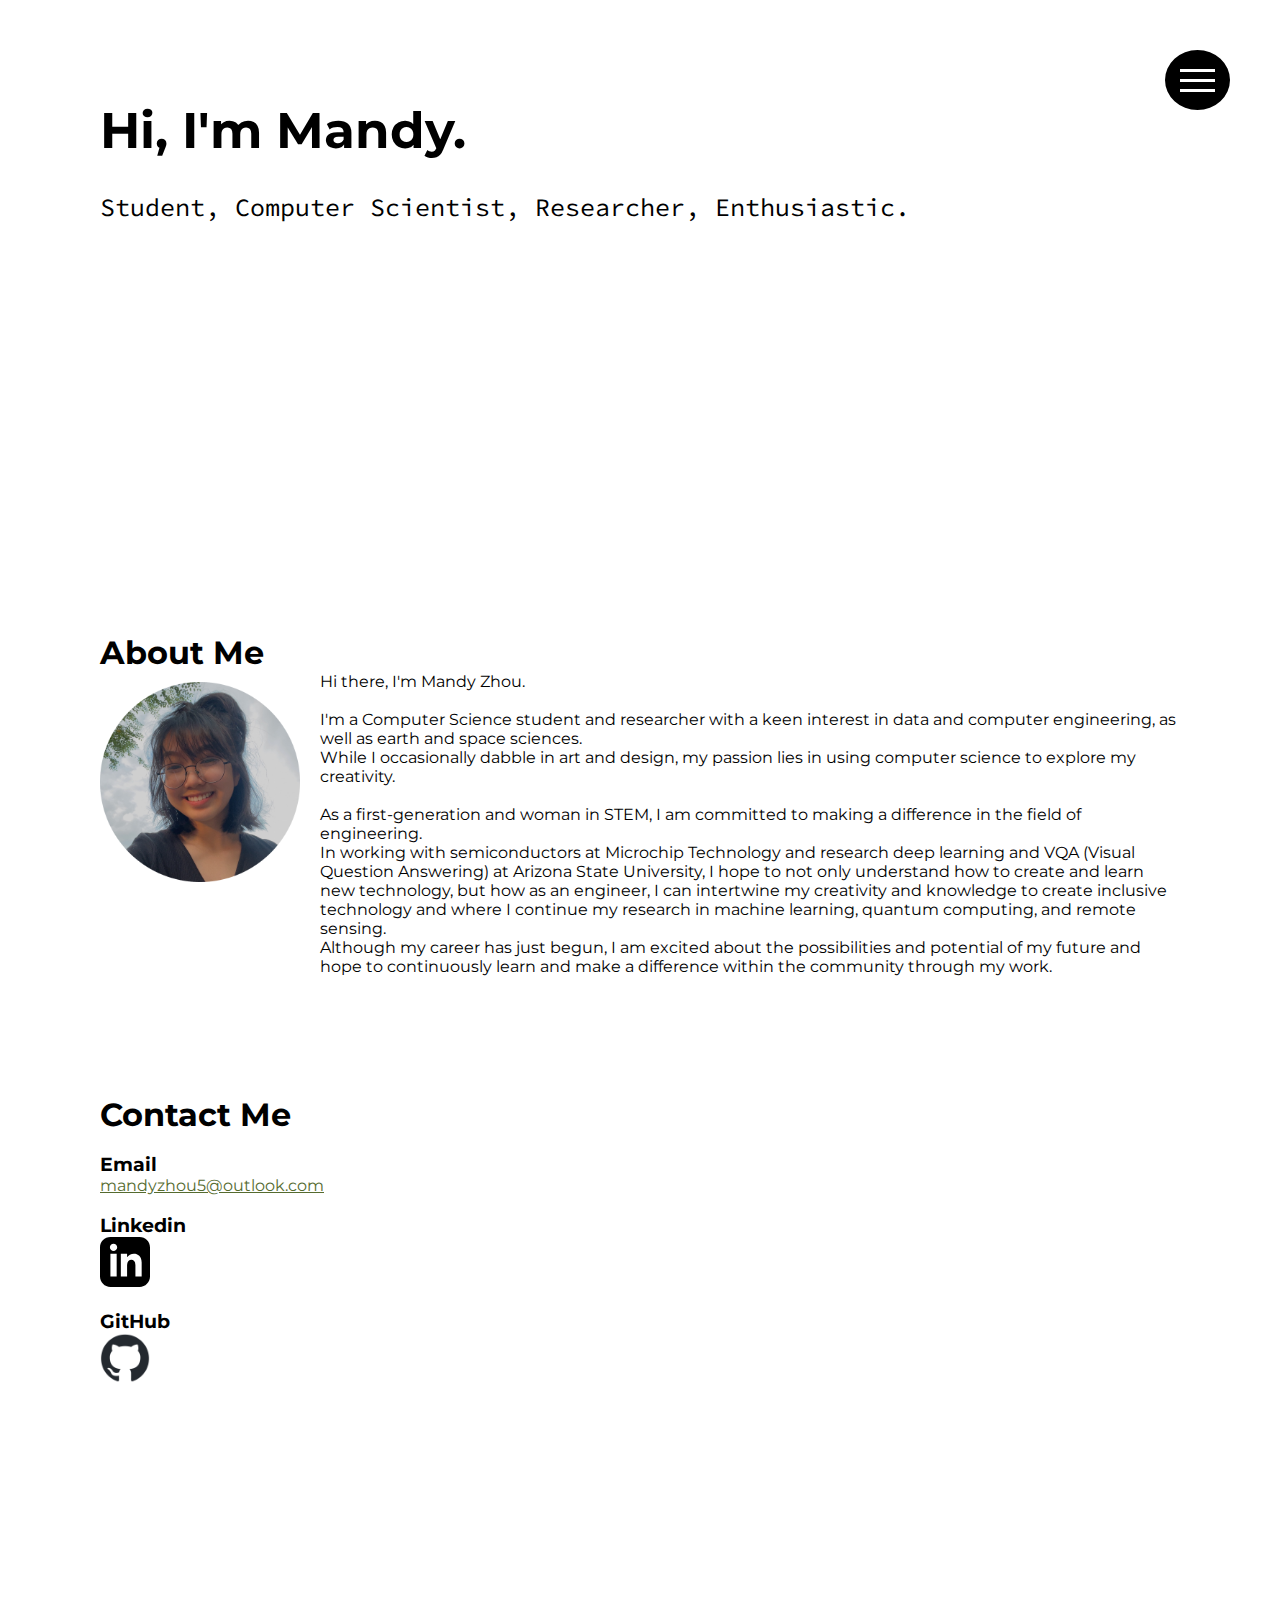
<file: index.html>
<!DOCTYPE html>
<html lang="en">
    <head>
        <meta charset="UTF-8">
        <link rel="icon" type="image/png" href="images/logo.png">
        <link rel="stylesheet" href="./css/styles.css">
        <link rel="preconnect" href="https://fonts.googleapis.com"><link rel="preconnect" href="https://fonts.gstatic.com" crossorigin><link href="https://fonts.googleapis.com/css2?family=Montserrat:wght@300&family=Open+Sans:wght@300&family=Source+Code+Pro:wght@300&display=swap" rel="stylesheet">
        <style> @import url('https://fonts.googleapis.com/css2?family=Montserrat:wght@300&family=Open+Sans:wght@300&family=Source+Code+Pro:wght@300&display=swap'); </style>
        <title>Mandy Zhou</title>
    </head>

    <body>
        <div class="content">
            
            <!-- Home Page -->
            <div class="home-container">
                <div class="home-text">
                    <h1>Hi, I'm Mandy.</h1>
                    <br>
                    <p class="quick-bio">
                        Student, Computer Scientist, Researcher, Enthusiastic. <br>
                        <br>
                        <br>
                        <br>
                        <br>
                        <br>
                    </p>
                </div>    
            </div>

            <!-- About Me Page -->
            <div class="about-me-container">
                <h1 id="about-me">About Me</h1>
                <div class="about-me-info">
                    <img src="./images/circle-pfp.png" alt="Mandy Zhou Profile Picture">
                    <p>
                        Hi there, I'm Mandy Zhou.<br><br>
                        I'm a Computer Science student and researcher with a keen interest in data and computer engineering, as well as earth and space sciences. <br>
                        While I occasionally dabble in art and design, my passion lies in using computer science to explore my creativity. <br><br>

                        As a first-generation and woman in STEM, I am committed to making a difference in the field of engineering. <br>
                        In working with semiconductors at Microchip Technology and research deep learning and VQA (Visual Question Answering) at Arizona State University, I hope to not only understand how to create and learn new technology, but how as an engineer, I can intertwine my creativity and knowledge to create inclusive technology and where I continue my research in machine learning, quantum computing, and remote sensing.<br>
                        Although my career has just begun, I am excited about the possibilities and potential of my future and hope to continuously learn and make a difference within the community through my work. <br>
                        <br>
                    </p>    
                </div>
            </div>
    
            <!-- Contact Page -->
            <div class="contact-container">
                <h1 id="contact">Contact Me</h1>
                <br>
                <h3>Email<br></h3>
                <a class="email" href="mailto:mandyzhou5@outlook.com">mandyzhou5@outlook.com</a>
                <br><br>
                <div class="media-logo-container">
                    <h3>Linkedin</h3>
                    <a href="https://www.linkedin.com/in/zhoumandy/">
                        <img class="media-logo" src="./images/linkedin_logo.svg" alt="Linkedin">
                    </a>    
                    <br><br>
                    <h3>GitHub</h3>
                    <a href="https://github.com/zhoumandy">
                        <img class="media-logo" src="./images/github_logo.png" alt="GitHub">
                    </a>            
                </div>
            </div>
        </div>

        <div class="nav-container"> 
            <nav class="navbar">
                <div class="hamburger-menu">
                    <div class="line line-1"></div>
                    <div class="line line-2"></div>
                    <div class="line line-3"></div>
                </div>
                <ul class="nav-list">
                    <li class="nav-item">
                        <a href="#" class="nav-link">Home</a>
                    </li>
                    <li class="nav-item">
                        <a href="#about-me" class="nav-link">About Me</a>
                    </li>
                    <li class="nav-item">
                        <a href="#contact" class="nav-link">Contact</a>
                    </li>
                    <li class="nav-item">
                        <a href="./images/Mandy_Zhou_Resume.pdf" class="nav-link">Resume</a>
                    </li>
                    <li class="nav-item">
                        <a class="nav-link">Resources (Coming Soon)</a>
                    </li>
                    <li class="nav-item">
                        <a class="nav-link">Newsletter (Coming Soon)</a>
                    </li>
                </ul>
            </nav>
        </div>
        <script src="./js/script.js"></script>
    </body>
</html>
</file>
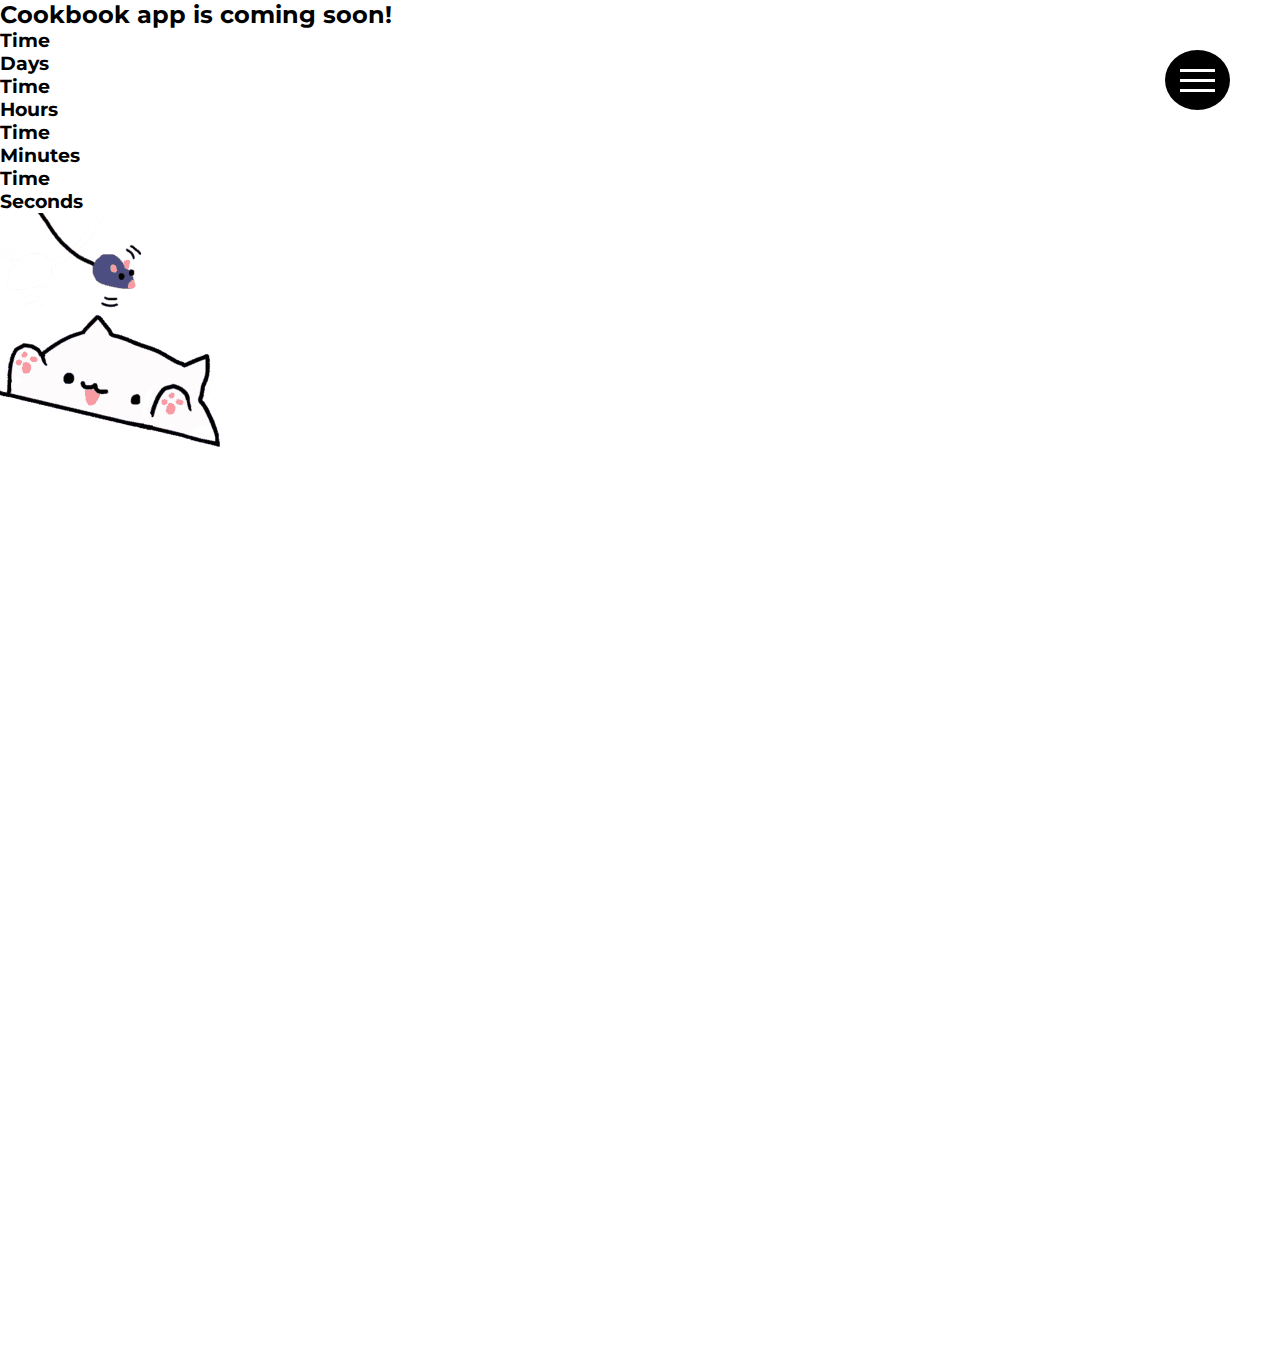
<file: pages/cookbook.html>
<!DOCTYPE html>
<html lang="en">
    <head>
        <meta charset="UTF-8">
        <link rel="icon" type="image/png" href="../images/logo.png">
        <link rel="stylesheet" href="../css/styles.css">
        <link rel="preconnect" href="https://fonts.googleapis.com"><link rel="preconnect" href="https://fonts.gstatic.com" crossorigin><link href="https://fonts.googleapis.com/css2?family=Montserrat:wght@300&family=Open+Sans:wght@300&family=Source+Code+Pro:wght@300&display=swap" rel="stylesheet">
        <style> @import url('https://fonts.googleapis.com/css2?family=Montserrat:wght@300&family=Open+Sans:wght@300&family=Source+Code+Pro:wght@300&display=swap'); </style>
        <title>Cookbook</title>
    </head>

    <body>
        <div class="content">
            
            <!-- Cookbook Project -->
            <section class="coming-soon">
                <div>
                    <h2 class="cookbook-title">Cookbook app is coming soon!</h2>
                    <div class="cookbook">
                        <div class="cookbook-day-container">
                            <h3 class="cookbook-day">Time</h3>
                            <h3>Days</h3>
                        </div>
                        <div class="cookbook-hour-container">
                            <h3 class="cookbook-hour">Time</h3>
                            <h3>Hours</h3>
                        </div>
                        <div class="cookbook-minute-container">
                            <h3 class="cookbook-minute">Time</h3>
                            <h3>Minutes</h3>
                        </div>
                        <div class="cookbook-second-container">
                            <h3 class="cookbook-second">Time</h3>
                            <h3>Seconds</h3>
                        </div>
                    </div>
                </div>
                <img src="../images/countdown.gif" alt="kitty-gif" />
            </section>
        </div>
    
        <div class="nav-container"> 
            <nav class="navbar">
                <div class="hamburger-menu">
                    <div class="line line-1"></div>
                    <div class="line line-2"></div>
                    <div class="line line-3"></div>
                </div>
                <ul class="nav-list">
                    <li class="nav-item">
                        <a href="../index.html#" class="nav-link">Home</a>
                    </li>
                    <li class="nav-item">
                        <a href="../index.html#about-me" class="nav-link">About Me</a>
                    </li>
                    <li class="nav-item">
                        <a href="../index.html#contact" class="nav-link">Contact</a>
                    </li>
                    <li class="nav-item">
                        <a href="./images/Mandy_Zhou_Resume.pdf" class="nav-link">Resume</a>
                    </li>
                    <li class="nav-item">
                        <a href="../index.html#projects" class="nav-link">Projects</a>
                    </li>
                </ul>
            </nav>
        </div>
        <script src="../js/script.js"></script>
    </body>

</html>
</file>
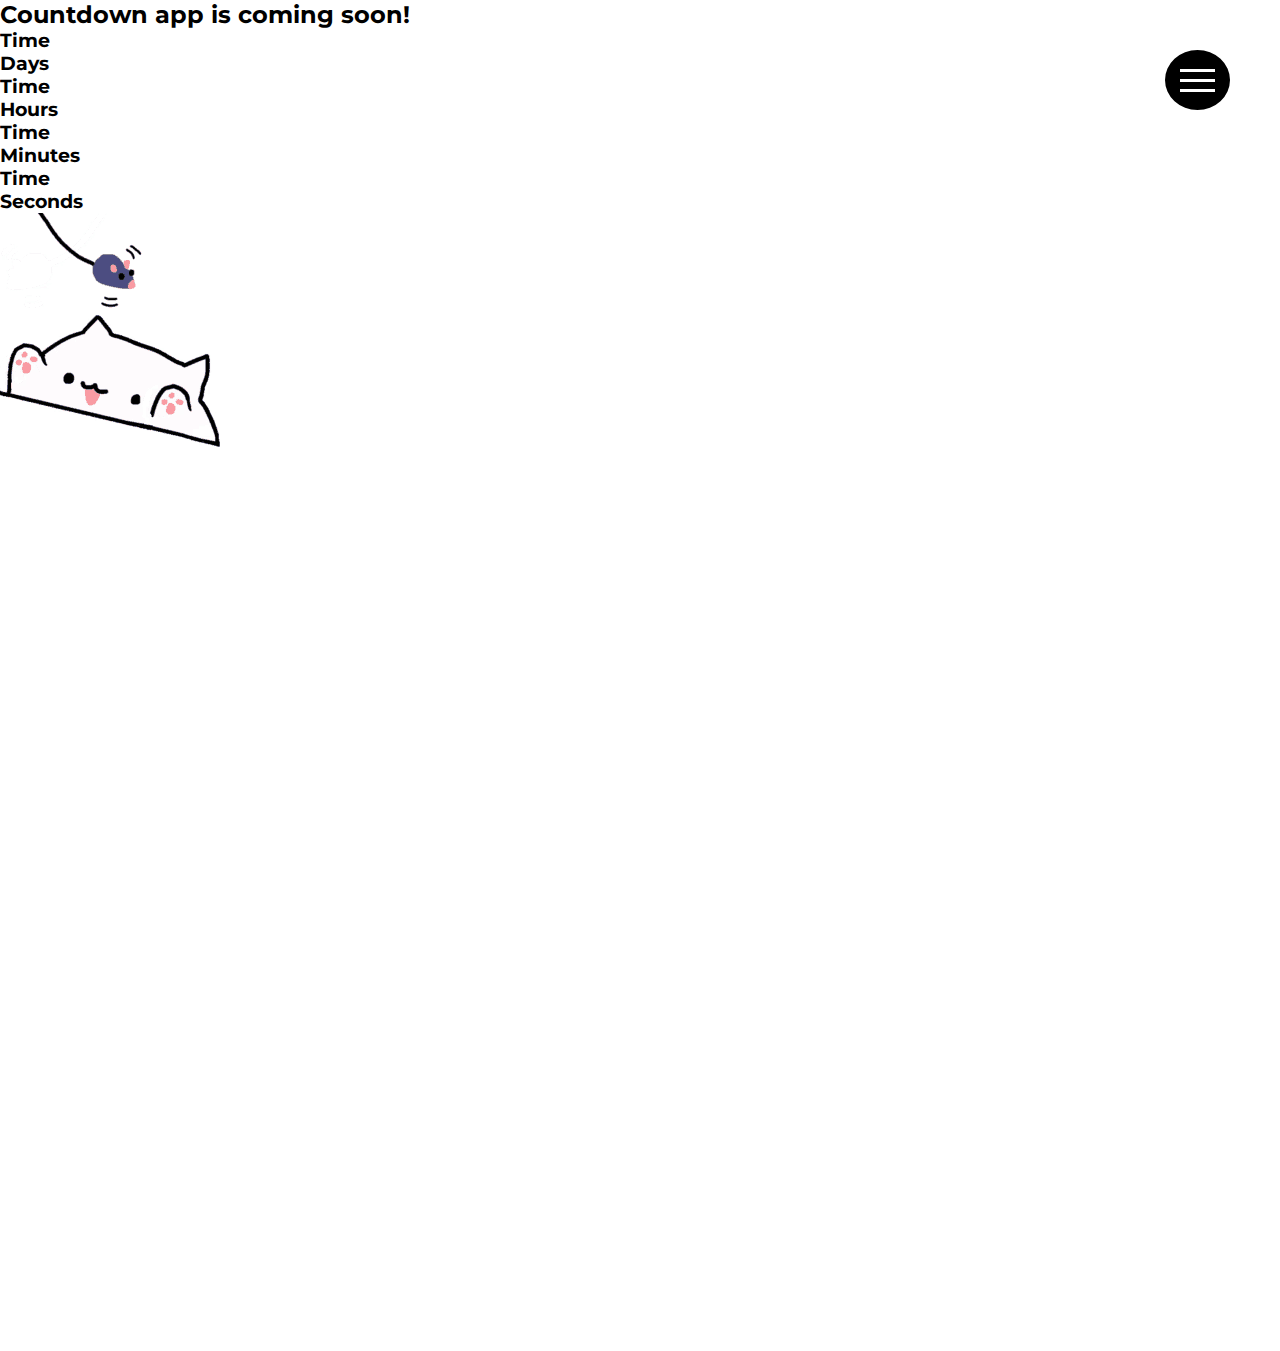
<file: pages/countdown.html>
<!DOCTYPE html>
<html lang="en">
    <head>
        <meta charset="UTF-8">
        <link rel="icon" type="image/png" href="../images/logo.png">
        <link rel="stylesheet" href="../css/styles.css">
        <link rel="preconnect" href="https://fonts.googleapis.com"><link rel="preconnect" href="https://fonts.gstatic.com" crossorigin><link href="https://fonts.googleapis.com/css2?family=Montserrat:wght@300&family=Open+Sans:wght@300&family=Source+Code+Pro:wght@300&display=swap" rel="stylesheet">
        <style> @import url('https://fonts.googleapis.com/css2?family=Montserrat:wght@300&family=Open+Sans:wght@300&family=Source+Code+Pro:wght@300&display=swap'); </style>
        <title>Countdown</title>
    </head>

    <body>
        <div class="content">
            
            <!-- Countdown Project -->
            <section class="coming-soon">
                <div>
                    <h2 class="countdown-title">Countdown app is coming soon!</h2>
                    <div class="countdown">
                        <div class="container-day">
                            <h3 class="countdown-day">Time</h3>
                            <h3>Days</h3>
                        </div>
                        <div class="container-hour">
                            <h3 class="countdown-hour">Time</h3>
                            <h3>Hours</h3>
                        </div>
                        <div class="container-minute">
                            <h3 class="countdown-minute">Time</h3>
                            <h3>Minutes</h3>
                        </div>
                        <div class="container-second">
                            <h3 class="countdown-second">Time</h3>
                            <h3>Seconds</h3>
                        </div>
                    </div>
                </div>
                <img src="../images/countdown.gif" alt="kitty-gif" />
            </section>
        </div>
    
        <div class="nav-container"> 
            <nav class="navbar">
                <div class="hamburger-menu">
                    <div class="line line-1"></div>
                    <div class="line line-2"></div>
                    <div class="line line-3"></div>
                </div>
                <ul class="nav-list">
                    <li class="nav-item">
                        <a href="../index.html#" class="nav-link">Home</a>
                    </li>
                    <li class="nav-item">
                        <a href="../index.html#about-me" class="nav-link">About Me</a>
                    </li>
                    <li class="nav-item">
                        <a href="../index.html#contact" class="nav-link">Contact</a>
                    </li>
                    <li class="nav-item">
                        <a href="./images/Mandy_Zhou_Resume.pdf" class="nav-link">Resume</a>
                    </li>
                    <li class="nav-item">
                        <a href="../index.html#projects" class="nav-link">Projects</a>
                    </li>
                </ul>
            </nav>
        </div>
        <script src="../js/script.js"></script>
    </body>

</html>
</file>
<file: css/styles.css>
* {
    margin: 0px;
    padding: 0px;
}

body {
    font-family: 'Montserrat', sans-serif;
}


/* =========================== Home ===========================*/

.home-container {
    margin-bottom: 250px;
}

.home-text {
    margin: 100px;
    font-size: 25px;
}

.quick-bio {
    font-family: 'Source Code Pro', monospace;
}

/* =========================== About Me ===========================*/

.about-me-container {
    margin: 100px;
}

.about-me-container img {
    height: 200px;
    width: auto;
    margin-top: 10px;
    margin-right: 20px;
    align-self: flex-start;
}

.amout-me-container p {
    font-size: 10px;
}

.about-me-info {
    display: flex;
    align-items: center;
}

/* =========================== Contact Me ===========================*/

.contact-container {
    margin: 100px;
}

.email {
    color: darkolivegreen;
}

.email:hover {
    color: pink;
    transition: color 0.3s;
}

.media-logo {
    height: auto;
    width: 50px;
}

/* =========================== Navigation Bar ===========================*/

.nav-container {
    width: 100%;
    height: 100vh;
    /* background-size: cover; */
}

.navbar {
    width: 300px;
    height: 100%;
    background-color: black;
    position: fixed;
    top: 0;
    right: -300px;
    display: flex;
    justify-content: center;
    align-items: center;
    transition: right 0.8s cubic-bezier(1, 0, 0, 1);
}

.change {
    right: 0;
}

.hamburger-menu {
    width: 35px;
    height: 30px;
    position: fixed;
    top: 50px;
    right: 50px;
    cursor: pointer;
    display: flex;
    flex-direction: column;
    justify-content: space-around;

    background-color: black;
    border-radius: 50%;
    border: 15px solid black;
}

.line {
    width: 100%;
    height: 3px;
    background-color: white;
    transition: all 0.8s;
}

.change .line-1 {
    transform: rotateZ(-45deg) translate(-8px, 6px);
}

.change .line-2 {
    opacity: 0;
}

.change .line-3 {
    transform: rotateZ(45deg) translate(-8px, -6px);
}

.nav-list {
    text-align: right;
}

.nav-item {
    list-style: none;
    margin: 25px;
}

.nav-link {
    text-decoration: none;
    font-size: 22px;
    color: white;
    font-weight: 300;
    letter-spacing: 1px;
    text-transform: uppercase;
    position: relative;
    padding: 3px 0;
    transition: color 1s ease;
}

.nav-link:hover{
    color: pink;
}
</file>
